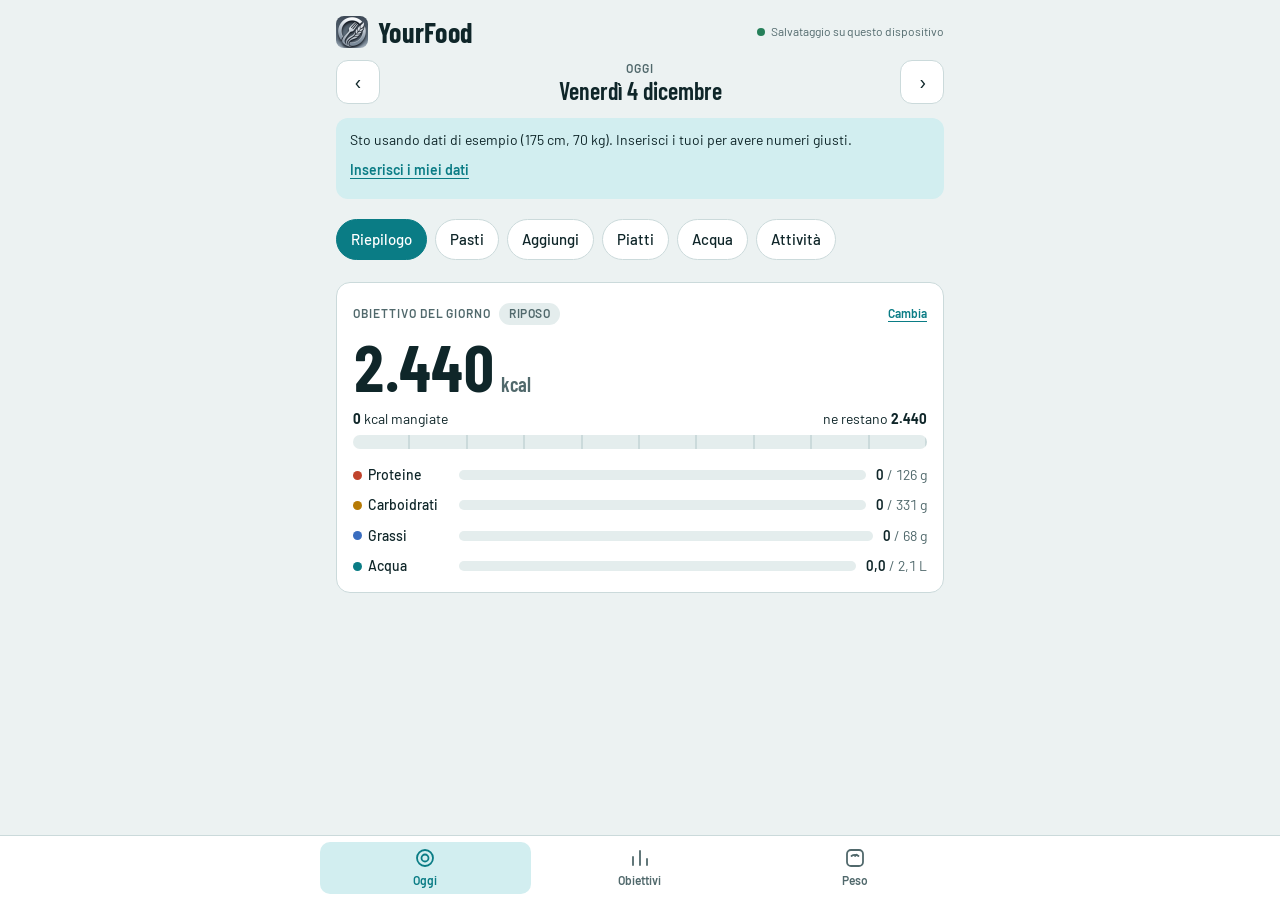
<file: index.html>
<!doctype html>
<html lang="it">
<head>
<meta charset="utf-8">
<meta name="viewport" content="width=device-width,initial-scale=1,viewport-fit=cover">
<title>YourFood</title>
<link rel="icon" href="logo.png">
<link rel="stylesheet" href="https://fonts.googleapis.com/css2?family=Barlow:wght@400;500;600&family=Barlow+Condensed:wght@500;600;700&display=swap">
<link rel="stylesheet" href="colors.css">
<link rel="stylesheet" href="style.css">
</head>
<body>
<div id="app" aria-busy="true">
  <header class="top">
    <div class="brand"><img class="logo" src="logo.png" alt="" width="32" height="32">YourFood</div>
    <div class="status" id="status" data-kind="loading" role="status">Carico i tuoi dati</div>
  </header>

  <main>
    <!-- ================= OGGI ================= -->
    <section id="tab-oggi" class="panel">
      <div class="datebar">
        <button class="icon-btn" type="button" data-nav="-1" aria-label="Giorno precedente">&#8249;</button>
        <div class="datelabel">
          <div class="d0" id="dateTag"></div>
          <div class="d1" id="dateLabel"></div>
        </div>
        <button class="icon-btn" type="button" data-nav="1" aria-label="Giorno successivo">&#8250;</button>
      </div>
      <div id="setupNote"></div>

      <div class="subnav" role="group" aria-label="Sezioni di oggi">
        <button type="button" class="chip" data-sub="riepilogo" aria-pressed="true">Riepilogo</button>
        <button type="button" class="chip" data-sub="pasti" aria-pressed="false">Pasti</button>
        <button type="button" class="chip" data-sub="aggiungi" aria-pressed="false">Aggiungi</button>
        <button type="button" class="chip" data-sub="piatti" aria-pressed="false">Piatti</button>
        <button type="button" class="chip" data-sub="acqua" aria-pressed="false">Acqua</button>
        <button type="button" class="chip" data-sub="attivita" aria-pressed="false">Attività</button>
      </div>

      <div class="card mini" id="miniNumbers" hidden></div>

      <!-- Riepilogo -->
      <div class="card" id="numbers" data-sec="riepilogo"></div>

      <!-- Pasti -->
      <div class="panel" data-sec="pasti" hidden>
        <div id="meals" class="panel"></div>
        <p class="msg" id="mealMsg" role="status"></p>
      </div>

      <!-- Aggiungi cibo -->
      <div class="card" id="addCard" data-sec="aggiungi" hidden>
        <h2 class="h">Aggiungi cibo</h2>
        <div class="chips mealchips" role="group" aria-label="Pasto"></div>
        <label class="field" style="margin-top:14px">
          <span>I tuoi alimenti</span>
          <input id="foodSearch" type="search" placeholder="Cerca per nome" autocomplete="off">
        </label>
        <div class="chips" id="listChips" role="group" aria-label="Liste di alimenti" style="margin-top:12px" hidden></div>
        <div class="results" id="foodResults"></div>
        <div class="common" id="commonBox">
          <div class="eyebrow">Alimenti comuni</div>
          <div class="chips" id="catChips" role="group" aria-label="Categorie di alimenti comuni"></div>
          <div class="results" id="commonResults"></div>
        </div>
        <div class="varbox" id="varBox" hidden>
          <label class="field"><span>Parte</span><select id="varCut"></select></label>
          <label class="field"><span>Come lo mangi</span><select id="varHow"></select></label>
          <p class="muted" id="varFlag"></p>
        </div>
        <div class="pick" id="foodPick" hidden>
          <div class="pick-head"><strong id="pickName"></strong><span class="pick-actions"><button class="link" type="button" id="pickEdit">Modifica</button><button class="link" type="button" id="pickCancel">Annulla</button></span></div>
          <div class="muted" id="pickNote"></div>
          <div class="pick-row">
            <label class="field"><span id="pickGLabel">Quantità (g)</span><input id="pickG" type="number" inputmode="decimal" min="1" step="1"></label>
            <div class="preview" id="pickPreview"></div>
          </div>
          <p class="pickdetail" id="pickDetail"></p>
          <button class="btn" type="button" id="pickAdd">Aggiungi</button>
        </div>
        <p class="msg" id="addMsg" role="status"></p>
        <details class="custom" id="newFood">
          <summary id="newFoodTitle">Nuovo alimento</summary>
          <div class="grid2">
            <label class="field"><span>Nome</span><input id="cName" type="text" maxlength="60"></label>
            <label class="field"><span>Lista (facoltativa)</span><input id="cList" type="text" maxlength="30" list="dlLists" placeholder="Es. Proteine"></label>
            <label class="field"><span>Si misura in</span>
              <select id="cUn">
                <option value="g">Grammi (solido)</option>
                <option value="ml">Millilitri (liquido)</option>
              </select>
            </label>
            <label class="field"><span id="cGLabel">Porzione abituale (g)</span><input id="cG" type="number" inputmode="decimal" min="1" step="any" placeholder="100"></label>
          </div>
          <div class="eyebrow sec" id="cPer">Valori ogni 100 g, dall'etichetta</div>
          <div class="grid2">
            <label class="field"><span>Calorie (kcal)</span><input id="cK" type="number" inputmode="decimal" min="0" step="any"></label>
            <label class="field"><span>Proteine (g)</span><input id="cP" type="number" inputmode="decimal" min="0" step="any"></label>
            <label class="field"><span>Carboidrati (g)</span><input id="cC" type="number" inputmode="decimal" min="0" step="any"></label>
            <label class="field"><span>Grassi (g)</span><input id="cF" type="number" inputmode="decimal" min="0" step="any"></label>
            <label class="field"><span>Fibre (g)</span><input id="cFib" type="number" inputmode="decimal" min="0" step="any"></label>
            <label class="field"><span>Di cui zuccheri (g)</span><input id="cSug" type="number" inputmode="decimal" min="0" step="any"></label>
            <label class="field"><span>Di cui grassi saturi (g)</span><input id="cSat" type="number" inputmode="decimal" min="0" step="any"></label>
            <label class="field"><span>Sale (g)</span><input id="cSalt" type="number" inputmode="decimal" min="0" step="any"></label>
          </div>
          <div class="eyebrow sec">Vitamine e minerali, facoltativi</div>
          <div id="cExtra"></div>
          <button class="link" type="button" id="cAddRow">+ Aggiungi vitamina o minerale</button>
          <p class="hint">Scrivi i valori come sull'etichetta, ogni 100 g o ogni 100 ml. L'app li adatta alla quantità che mangi. Se lasci vuote le calorie le ricavo dai macro. Se scrivi un nome già salvato, lo aggiorni.</p>
          <div class="form-actions">
            <button class="btn" type="button" id="cAdd">Salva nei miei alimenti</button>
            <button class="link" type="button" id="cCancelEdit" hidden>Annulla modifica</button>
          </div>
        </details>
        <datalist id="dlLists"></datalist>
        <datalist id="dlNutrients">
          <option value="Vitamina A"><option value="Vitamina B1"><option value="Vitamina B2"><option value="Vitamina B3 (niacina)"><option value="Vitamina B6"><option value="Vitamina B9"><option value="Vitamina B12"><option value="Vitamina C"><option value="Vitamina D"><option value="Vitamina E"><option value="Vitamina K"><option value="Calcio"><option value="Ferro"><option value="Magnesio"><option value="Potassio"><option value="Sodio"><option value="Fosforo"><option value="Zinco"><option value="Selenio"><option value="Iodio">
        </datalist>
      </div>

      <!-- Piatti salvati -->
      <div class="card" id="dishCard" data-sec="piatti" hidden>
        <h2 class="h">Piatti salvati</h2>
        <div class="chips mealchips" role="group" aria-label="Pasto"></div>
        <div id="dishList" class="results"></div>
        <div class="pick" id="dishPick" hidden>
          <div class="pick-head">
            <label class="field" style="flex:1"><span>Nome del piatto</span><input id="dishName" type="text" maxlength="60"></label>
          </div>
          <ul class="list" id="dishItems"></ul>
          <div class="pick-row">
            <label class="field"><span>Porzioni</span><input id="dishMult" type="number" inputmode="decimal" min="0.25" step="0.25" value="1"></label>
            <div class="preview" id="dishPreview"></div>
          </div>
          <p class="pickdetail">1 = come l'hai salvato, 0,5 = metà, 2 = doppio.</p>
          <button class="btn" type="button" id="dishAdd">Aggiungi</button>
          <div class="pick-actions">
            <button class="link" type="button" id="dishDel">Elimina piatto</button>
            <button class="link" type="button" id="dishClose">Chiudi</button>
          </div>
        </div>
        <p class="msg" id="dishMsg" role="status"></p>
      </div>

      <!-- Acqua -->
      <div class="card" id="waterCard" data-sec="acqua" hidden>
        <h2 class="h">Acqua</h2>
        <div id="waterHero"></div>
        <div class="eyebrow sec">Hai bevuto</div>
        <div class="chips" id="waterUnits" role="group" aria-label="Misura"></div>
        <div class="pick-row" style="margin-top:12px">
          <label class="field"><span id="wqLabel">Quanti bicchieri</span><input id="wq" type="number" inputmode="decimal" min="0" step="0.5" value="1"></label>
          <div class="preview" id="wqPreview"></div>
        </div>
        <div class="chips" id="wqQuick" style="margin-top:12px" hidden></div>
        <button class="btn" type="button" id="wAdd" style="margin-top:12px">Aggiungi</button>
        <p class="msg" id="waterMsg" role="status"></p>
        <div id="waterList"></div>
      </div>

      <!-- Attività del giorno -->
      <div class="card" id="dayCard" data-sec="attivita" hidden></div>
    </section>

    <!-- ================= OBIETTIVI ================= -->
    <section id="tab-obiettivi" class="panel" hidden>
      <div class="subnav" role="group" aria-label="Sezioni degli obiettivi">
        <button type="button" class="chip" data-sub="dati" aria-pressed="true">I tuoi dati</button>
        <button type="button" class="chip" data-sub="settimana" aria-pressed="false">Settimana</button>
        <button type="button" class="chip" data-sub="acqua" aria-pressed="false">Acqua</button>
        <button type="button" class="chip" data-sub="backup" aria-pressed="false">Backup</button>
      </div>

      <div class="card" data-sec="dati">
        <h2 class="h">I tuoi dati</h2>
        <div id="profileForm">
          <div class="field" style="margin-bottom:14px">
            <span>Sesso</span>
            <div class="seg" role="group" aria-label="Sesso">
              <button type="button" class="chip" data-sex="M" aria-pressed="true">Uomo</button>
              <button type="button" class="chip" data-sex="F" aria-pressed="false">Donna</button>
            </div>
          </div>
          <div class="grid2">
            <label class="field"><span>Età</span><input id="pAge" type="number" inputmode="numeric" min="14" max="90" step="1" data-p="age"></label>
            <label class="field"><span>Altezza (cm)</span><input id="pHeight" type="number" inputmode="decimal" min="120" max="230" step="1" data-p="height"></label>
            <label class="field"><span>Peso (kg)</span><input id="pWeight" type="number" inputmode="decimal" min="35" max="200" step="0.1" data-p="weight"></label>
            <label class="field"><span>Proteine (g per kg)</span><input id="pProtein" type="number" inputmode="decimal" min="1.2" max="3" step="0.1" data-p="protein"></label>
          </div>
          <div class="grid2" style="margin-top:12px">
            <label class="field"><span>Vita di tutti i giorni</span>
              <select id="pNeat" data-p="neat">
                <option value="1.2">Poco movimento (scuola, molto seduto)</option>
                <option value="1.3">Movimento leggero (cammini ogni giorno)</option>
                <option value="1.4">Attivo (spesso in piedi, ti muovi molto)</option>
              </select>
            </label>
            <label class="field"><span>Surplus per crescere</span>
              <select id="pSurplus" data-p="surplus">
                <option value="5">+5% (molto pulito, più lento)</option>
                <option value="10">+10% (consigliato)</option>
                <option value="15">+15% (più veloce, più rischio grasso)</option>
              </select>
            </label>
          </div>
        </div>
        <p class="hint">Per mettere muscolo senza pancia conviene un surplus piccolo e controllare il peso ogni settimana.</p>
      </div>

      <div class="card" data-sec="settimana" hidden>
        <h2 class="h">Settimana tipo</h2>
        <div id="planForm"></div>
        <div class="grid2" style="margin-top:12px" id="trainDefaults">
          <label class="field"><span>Piscina (minuti)</span><input type="number" inputmode="numeric" min="5" max="300" step="5" data-p="swimMin" id="dSwimMin"></label>
          <label class="field"><span>Piscina (intensità)</span><select data-p="swimInt" data-type="str" id="dSwimInt"></select></label>
          <label class="field"><span>Pesi (minuti)</span><input type="number" inputmode="numeric" min="5" max="300" step="5" data-p="gymMin" id="dGymMin"></label>
          <label class="field"><span>Pesi (intensità)</span><select data-p="gymInt" data-type="str" id="dGymInt"></select></label>
        </div>
        <p class="hint">Ogni giorno nuovo parte da questa settimana. Se in Oggi → Attività cambi la giornata di oggi o dei prossimi giorni, anche il piano di quel giorno della settimana si aggiorna da solo, e viceversa.</p>
      </div>

      <div class="card" data-sec="acqua" hidden>
        <h2 class="h">Acqua consigliata</h2>
        <div class="scroll" id="waterTable"></div>
        <p class="hint">Dipende dal tuo peso e da quanto ti alleni: nei giorni di sport ne serve di più. In Oggi → Acqua segni quella che bevi.</p>
        <div class="eyebrow sec">Le tue misure</div>
        <div class="grid2" id="waterSet">
          <label class="field"><span>Bicchiere (ml)</span><input id="pGlass" type="number" inputmode="numeric" min="50" max="1000" step="10" data-p="glassMl"></label>
          <label class="field"><span>Borraccia (ml)</span><input id="pBottle" type="number" inputmode="numeric" min="100" max="3000" step="50" data-p="bottleMl"></label>
        </div>
      </div>

      <div class="card" id="backupCard" data-sec="backup" hidden>
        <h2 class="h">Backup dei dati</h2>
        <p class="hint" style="margin-top:0">Salva una copia di profilo, alimenti, piatti, giorni e pesi, e tienila fuori dal telefono (email, Drive, messaggi a te stesso).</p>
        <div class="form-actions">
          <button class="btn" type="button" id="bkFile">Scarica file</button>
          <button class="btn alt" type="button" id="bkCopy">Copia testo</button>
        </div>
        <p class="hint" id="bkLast"></p>
        <h3 class="sub">Ripristina</h3>
        <label class="field"><span>Incolla qui il backup</span><textarea id="bkText" rows="4" spellcheck="false"></textarea></label>
        <div class="form-actions">
          <label class="btn alt filebtn">Scegli file<input id="bkPick" type="file" accept=".json,application/json" hidden></label>
          <button class="btn" type="button" id="bkCheck">Controlla</button>
        </div>
        <div id="bkPreview"></div>
        <p class="msg" id="bkMsg" role="status"></p>
      </div>
    </section>

    <!-- ================= PESO ================= -->
    <section id="tab-peso" class="panel" hidden>
      <div class="subnav" role="group" aria-label="Sezioni del peso">
        <button type="button" class="chip" data-sub="registra" aria-pressed="true">Registra</button>
        <button type="button" class="chip" data-sub="andamento" aria-pressed="false">Andamento</button>
        <button type="button" class="chip" data-sub="settimana" aria-pressed="false">Settimana</button>
        <button type="button" class="chip" data-sub="storico" aria-pressed="false">Storico</button>
      </div>

      <div class="card" data-sec="registra">
        <h2 class="h">Registra il peso</h2>
        <form id="weightForm" class="grid2" novalidate>
          <label class="field"><span>Data</span><input id="wDate" type="date"></label>
          <label class="field"><span>Peso (kg)</span><input id="wKg" type="number" inputmode="decimal" step="0.1" min="30" max="250"></label>
          <div class="field"><span>&nbsp;</span><button class="btn" type="submit">Salva</button></div>
        </form>
        <p class="hint">Pesati la mattina, a digiuno, dopo il bagno. Il peso più recente viene usato nei calcoli.</p>
        <p class="msg" id="wMsg" role="status"></p>
      </div>
      <div class="card" id="trendCard" data-sec="andamento" hidden></div>
      <div class="card" id="weekCard" data-sec="settimana" hidden></div>
      <div class="card" id="weightList" data-sec="storico" hidden></div>
    </section>
  </main>

  <nav class="tabs" aria-label="Sezioni">
    <div class="in">
      <button type="button" data-tab="oggi" aria-current="page"><svg viewBox="0 0 24 24" aria-hidden="true"><circle cx="12" cy="12" r="8"/><circle cx="12" cy="12" r="3.5"/></svg>Oggi</button>
      <button type="button" data-tab="obiettivi"><svg viewBox="0 0 24 24" aria-hidden="true"><path d="M5 19V11M12 19V5M19 19v-6"/></svg>Obiettivi</button>
      <button type="button" data-tab="peso"><svg viewBox="0 0 24 24" aria-hidden="true"><rect x="4" y="4" width="16" height="16" rx="4"/><path d="M8.5 10a4.5 3 0 0 1 7 0"/><path d="M12 10l1.6-1.4"/></svg>Peso</button>
    </div>
  </nav>
</div>

<script src="foods.js"></script>
<script src="app.js"></script>
</body>
</html>
</file>
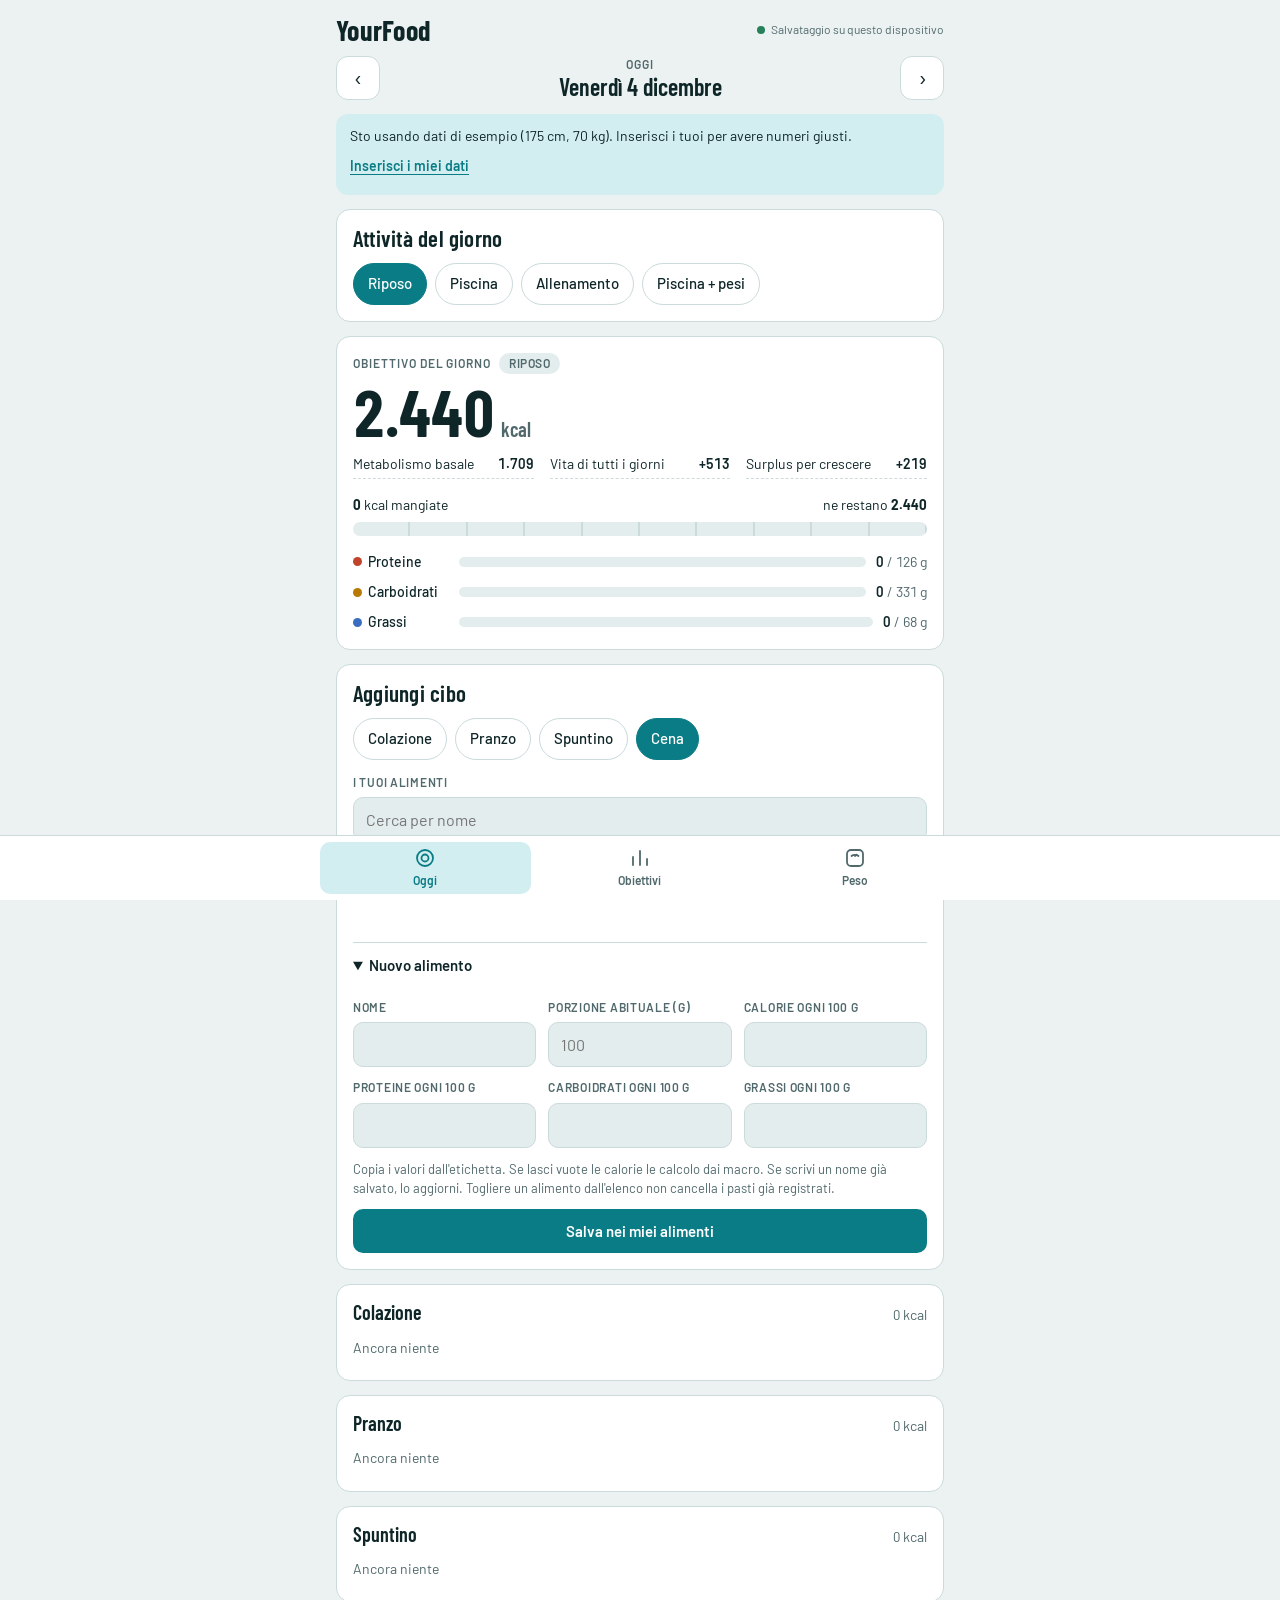
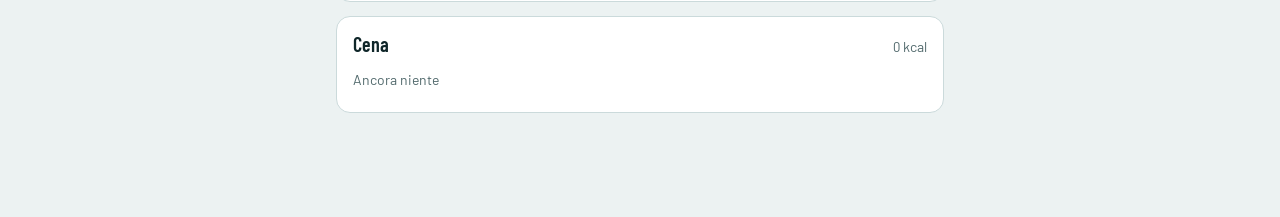
<file: APP_codice/yourfood/assets/web/index.html>
<!doctype html>
<html lang="it">
<head>
<meta charset="utf-8">
<meta name="viewport" content="width=device-width,initial-scale=1,viewport-fit=cover">
<title>YourFood</title>
<link rel="stylesheet" href="https://fonts.googleapis.com/css2?family=Barlow:wght@400;500;600&family=Barlow+Condensed:wght@500;600;700&display=swap">
<link rel="stylesheet" href="style.css">
</head>
<body>
<div id="app" aria-busy="true">
  <header class="top">
    <div class="brand">YourFood</div>
    <div class="status" id="status" data-kind="loading" role="status">Carico i tuoi dati</div>
  </header>

  <main>
    <section id="tab-oggi" class="panel">
      <div class="datebar">
        <button class="icon-btn" type="button" data-nav="-1" aria-label="Giorno precedente">&#8249;</button>
        <div class="datelabel">
          <div class="d0" id="dateTag"></div>
          <div class="d1" id="dateLabel"></div>
        </div>
        <button class="icon-btn" type="button" data-nav="1" aria-label="Giorno successivo">&#8250;</button>
      </div>
      <div id="setupNote"></div>
      <div class="card" id="dayCard"></div>
      <div class="card" id="numbers"></div>

      <div class="card" id="addCard">
        <h2 class="h">Aggiungi cibo</h2>
        <div class="chips" id="mealChips" role="group" aria-label="Pasto"></div>
        <label class="field" style="margin-top:14px">
          <span>I tuoi alimenti</span>
          <input id="foodSearch" type="search" placeholder="Cerca per nome" autocomplete="off">
        </label>
        <div class="results" id="foodResults"></div>
        <div class="pick" id="foodPick" hidden>
          <div class="pick-head"><strong id="pickName"></strong><button class="link" type="button" id="pickCancel">Annulla</button></div>
          <div class="muted" id="pickNote"></div>
          <div class="pick-row">
            <label class="field"><span>Quantità (g)</span><input id="pickG" type="number" inputmode="decimal" min="1" step="1"></label>
            <div class="preview" id="pickPreview"></div>
          </div>
          <button class="btn" type="button" id="pickAdd">Aggiungi</button>
        </div>
        <p class="msg" id="addMsg" role="status"></p>
        <details class="custom" id="newFood">
          <summary>Nuovo alimento</summary>
          <div class="grid2">
            <label class="field"><span>Nome</span><input id="cName" type="text" maxlength="60"></label>
            <label class="field"><span>Porzione abituale (g)</span><input id="cG" type="number" inputmode="decimal" min="1" step="1" placeholder="100"></label>
            <label class="field"><span>Calorie ogni 100 g</span><input id="cK" type="number" inputmode="decimal" min="0" step="1"></label>
            <label class="field"><span>Proteine ogni 100 g</span><input id="cP" type="number" inputmode="decimal" min="0" step="0.1"></label>
            <label class="field"><span>Carboidrati ogni 100 g</span><input id="cC" type="number" inputmode="decimal" min="0" step="0.1"></label>
            <label class="field"><span>Grassi ogni 100 g</span><input id="cF" type="number" inputmode="decimal" min="0" step="0.1"></label>
          </div>
          <p class="hint">Copia i valori dall'etichetta. Se lasci vuote le calorie le calcolo dai macro. Se scrivi un nome già salvato, lo aggiorni. Togliere un alimento dall'elenco non cancella i pasti già registrati.</p>
          <button class="btn" type="button" id="cAdd" style="margin-top:12px">Salva nei miei alimenti</button>
        </details>
      </div>

      <div id="meals" class="panel"></div>
    </section>

    <section id="tab-obiettivi" class="panel" hidden>
      <div class="card">
        <h2 class="h">I tuoi dati</h2>
        <div id="profileForm">
          <div class="field" style="margin-bottom:14px">
            <span>Sesso (serve alla formula)</span>
            <div class="seg" role="group" aria-label="Sesso">
              <button type="button" class="chip" data-sex="M" aria-pressed="true">Uomo</button>
              <button type="button" class="chip" data-sex="F" aria-pressed="false">Donna</button>
            </div>
          </div>
          <div class="grid2">
            <label class="field"><span>Età</span><input id="pAge" type="number" inputmode="numeric" min="14" max="90" step="1" data-p="age"></label>
            <label class="field"><span>Altezza (cm)</span><input id="pHeight" type="number" inputmode="decimal" min="120" max="230" step="1" data-p="height"></label>
            <label class="field"><span>Peso (kg)</span><input id="pWeight" type="number" inputmode="decimal" min="35" max="200" step="0.1" data-p="weight"></label>
            <label class="field"><span>Proteine (g per kg)</span><input id="pProtein" type="number" inputmode="decimal" min="1.2" max="3" step="0.1" data-p="protein"></label>
          </div>
          <div class="grid2" style="margin-top:12px">
            <label class="field"><span>Vita di tutti i giorni</span>
              <select id="pNeat" data-p="neat">
                <option value="1.2">Poco movimento (scuola, molto seduto)</option>
                <option value="1.3">Movimento leggero (cammini ogni giorno)</option>
                <option value="1.4">Attivo (spesso in piedi, ti muovi molto)</option>
              </select>
            </label>
            <label class="field"><span>Surplus per crescere</span>
              <select id="pSurplus" data-p="surplus">
                <option value="5">+5% (molto pulito, più lento)</option>
                <option value="10">+10% (consigliato)</option>
                <option value="15">+15% (più veloce, più rischio grasso)</option>
              </select>
            </label>
          </div>
        </div>
        <p class="hint">Il surplus è la quota di calorie sopra il mantenimento. Per mettere muscolo senza pancia conviene restare piccoli e controllare il peso ogni settimana.</p>
      </div>

      <div class="card">
        <h2 class="h">Settimana tipo</h2>
        <div id="planForm"></div>
        <div class="grid2" style="margin-top:12px" id="trainDefaults">
          <label class="field"><span>Piscina (minuti)</span><input type="number" inputmode="numeric" min="5" max="300" step="5" data-p="swimMin" id="dSwimMin"></label>
          <label class="field"><span>Piscina (intensità)</span><select data-p="swimInt" data-type="str" id="dSwimInt"></select></label>
          <label class="field"><span>Pesi (minuti)</span><input type="number" inputmode="numeric" min="5" max="300" step="5" data-p="gymMin" id="dGymMin"></label>
          <label class="field"><span>Pesi (intensità)</span><select data-p="gymInt" data-type="str" id="dGymInt"></select></label>
        </div>
        <p class="hint">Ogni giorno nuovo parte da questa settimana tipo. Nella schermata Oggi puoi cambiarlo quando il programma salta o cambia.</p>
      </div>

      <div class="card">
        <h2 class="h">Fabbisogno per tipo di giorno</h2>
        <div class="scroll" id="targetsTable"></div>
      </div>

      <div class="card">
        <h2 class="h">Come calcolo i numeri</h2>
        <dl class="how">
          <div><dt>Metabolismo basale</dt><dd>Formula di Mifflin-St Jeor: 10 × kg + 6,25 × cm − 5 × età, poi +5 per l'uomo o −161 per la donna.</dd></div>
          <div><dt>Vita di tutti i giorni</dt><dd>Il basale moltiplicato per 1,2, 1,3 o 1,4 in base a quanto ti muovi fuori dall'allenamento.</dd></div>
          <div><dt>Allenamento</dt><dd>Calorie nette = (MET − 1) × kg × ore. Uso MET medi: nuoto 5, 7 o 9,8 e pesi 3,5, 5 o 6 secondo l'intensità.</dd></div>
          <div><dt>Surplus</dt><dd>Una piccola percentuale sopra il mantenimento, per costruire muscolo con poco grasso.</dd></div>
          <div><dt>Proteine</dt><dd>1,8 g per kg di peso. Sopra 1,6 g/kg gli studi mostrano guadagni extra molto piccoli.</dd></div>
          <div><dt>Grassi</dt><dd>25% delle calorie, mai meno di 0,8 g per kg.</dd></div>
          <div><dt>Carboidrati</dt><dd>Tutte le calorie che restano. Per questo salgono nei giorni di sport e scendono nei giorni di riposo.</dd></div>
          <div><dt>Il controllo vero</dt><dd>Sono stime. La pesata settimanale dice se vanno bene per te. Se il peso sale troppo in fretta, abbassa il surplus.</dd></div>
        </dl>
      </div>
    </section>

    <section id="tab-peso" class="panel" hidden>
      <div class="card">
        <h2 class="h">Registra il peso</h2>
        <form id="weightForm" class="grid2" novalidate>
          <label class="field"><span>Data</span><input id="wDate" type="date"></label>
          <label class="field"><span>Peso (kg)</span><input id="wKg" type="number" inputmode="decimal" step="0.1" min="30" max="250"></label>
          <div class="field"><span>&nbsp;</span><button class="btn" type="submit">Salva</button></div>
        </form>
        <p class="hint">Pesati la mattina, a digiuno, dopo il bagno. Il peso più recente viene usato nei calcoli.</p>
        <p class="msg" id="wMsg" role="status"></p>
      </div>
      <div class="card" id="trendCard"></div>
      <div class="card" id="weightList"></div>
    </section>
  </main>

  <nav class="tabs" aria-label="Sezioni">
    <div class="in">
      <button type="button" data-tab="oggi" aria-current="page"><svg viewBox="0 0 24 24" aria-hidden="true"><circle cx="12" cy="12" r="8"/><circle cx="12" cy="12" r="3.5"/></svg>Oggi</button>
      <button type="button" data-tab="obiettivi"><svg viewBox="0 0 24 24" aria-hidden="true"><path d="M5 19V11M12 19V5M19 19v-6"/></svg>Obiettivi</button>
      <button type="button" data-tab="peso"><svg viewBox="0 0 24 24" aria-hidden="true"><rect x="4" y="4" width="16" height="16" rx="4"/><path d="M8.5 10a4.5 3 0 0 1 7 0"/><path d="M12 10l1.6-1.4"/></svg>Peso</button>
    </div>
  </nav>
</div>

<script src="app.js"></script>
</body>
</html>
</file>
<file: colors.css>
/* Colori di YourFood: cambia solo i valori qui. Tema chiaro nel primo blocco, tema scuro nei due successivi. */
:root{
  --bg:#ECF2F2; --surface:#FFFFFF; --surface-2:#E4EDED; --ink:#0F2629; --ink-2:#51696C; --line:#CBDADB;
  --accent:#0A7C85; --accent-ink:#FFFFFF; --accent-soft:#D2EEF0;
  --p:#C0432C; --c:#B67A05; --f:#3A6DBF;
  --ok:#26805A; --warn:#A8700F; --bad:#B93A2B;
  --display:"Barlow Condensed","Arial Narrow",sans-serif;
  --body:"Barlow",system-ui,-apple-system,"Segoe UI",sans-serif;
}
@media (prefers-color-scheme: dark){
  :root:not([data-theme="light"]){
    --bg:#0B1416; --surface:#122024; --surface-2:#192B30; --ink:#E4F0F0; --ink-2:#8FACAF; --line:#243A3F;
    --accent:#45C3CD; --accent-ink:#04252A; --accent-soft:#12373C;
    --p:#F0806A; --c:#E6B04A; --f:#7FA8EE;
    --ok:#4CC38A; --warn:#E3A13A; --bad:#EF6A5B;
    color-scheme:dark;
  }
}
:root[data-theme="dark"]{
  --bg:#0B1416; --surface:#122024; --surface-2:#192B30; --ink:#E4F0F0; --ink-2:#8FACAF; --line:#243A3F;
  --accent:#45C3CD; --accent-ink:#04252A; --accent-soft:#12373C;
  --p:#F0806A; --c:#E6B04A; --f:#7FA8EE;
  --ok:#4CC38A; --warn:#E3A13A; --bad:#EF6A5B;
  color-scheme:dark;
}
</file>
<file: style.css>
/* Base: reset minimo (nel file HTML pubblicato lo faceva la pagina che lo ospitava) */
html{color-scheme:light}
body{margin:0}
[hidden]{display:none!important}
/* Layout: app da telefono a colonna singola, barra in basso (Oggi / Obiettivi / Peso) e, in ogni schermata, una riga di bottoni per scegliere la sezione. */
/* I colori sono in colors.css */
*,*::before,*::after{box-sizing:border-box}
body{background:var(--bg);color:var(--ink);font-family:var(--body);font-size:15px;line-height:1.45;-webkit-text-size-adjust:100%}
#app{max-width:640px;margin-inline:auto;padding-inline:16px;padding-block:12px 104px}
button{font:inherit;color:inherit;cursor:pointer}
:focus-visible{outline:2px solid var(--accent);outline-offset:2px}
.top{display:flex;align-items:center;justify-content:space-between;gap:12px;padding-block:4px 12px}
.brand{font-family:var(--display);font-weight:700;font-size:28px;letter-spacing:.01em;line-height:1;display:flex;align-items:center;gap:10px}
.logo{width:32px;height:32px;border-radius:8px;display:block}
.status{font-size:12px;color:var(--ink-2);display:flex;align-items:center;gap:6px;text-align:right}
.status::before{content:"";width:8px;height:8px;border-radius:50%;background:var(--ink-2);flex:none}
.status[data-kind="saved"]::before,.status[data-kind="ready"]::before{background:var(--ok)}
.status[data-kind="saving"]::before,.status[data-kind="loading"]::before{background:var(--warn)}
.status[data-kind="error"]::before{background:var(--bad)}
main{display:flex;flex-direction:column;gap:14px}
.panel{display:flex;flex-direction:column;gap:14px;min-width:0}
.card{background:var(--surface);border:1px solid var(--line);border-radius:14px;padding:16px;min-width:0}
.h{font-family:var(--display);font-weight:600;font-size:23px;line-height:1.1;margin:0 0 12px;letter-spacing:.01em;text-wrap:balance}
.h3{font-family:var(--display);font-weight:600;font-size:20px;line-height:1.1;margin:0}
.eyebrow{font-size:12px;letter-spacing:.08em;text-transform:uppercase;color:var(--ink-2);font-weight:600;margin-bottom:8px}
.muted{color:var(--ink-2);margin:0}
.hint{color:var(--ink-2);font-size:13px;margin:12px 0 0}
.link{background:none;border:0;padding:6px 0;color:var(--accent);font-weight:600;text-decoration:underline;text-underline-offset:3px}
.btn{background:var(--accent);color:var(--accent-ink);border:0;border-radius:10px;min-height:44px;padding:10px 18px;font-weight:600;width:100%}
.btn:active{filter:brightness(.92)}
.icon-btn{width:44px;height:44px;border-radius:12px;background:var(--surface);border:1px solid var(--line);font-size:24px;line-height:1;display:grid;place-items:center;flex:none}
.datebar{display:flex;align-items:center;justify-content:space-between;gap:12px}
.datelabel{text-align:center;min-width:0}
.datelabel .d1{font-family:var(--display);font-weight:600;font-size:24px;line-height:1.1}
.datelabel .d0{font-size:12px;letter-spacing:.08em;text-transform:uppercase;color:var(--ink-2);font-weight:600;min-height:16px}
.note{display:flex;flex-wrap:wrap;align-items:center;justify-content:space-between;gap:4px 12px;background:var(--accent-soft);border-radius:12px;padding:12px 14px;font-size:14px}
.chips{display:flex;flex-wrap:wrap;gap:8px}
.chip{padding:9px 14px;border-radius:999px;border:1px solid var(--line);background:var(--surface);font-weight:500;min-height:40px}
.chip[aria-pressed="true"]{background:var(--accent);border-color:var(--accent);color:var(--accent-ink)}
.field{display:flex;flex-direction:column;gap:6px;min-width:0}
.field>span{font-size:12px;letter-spacing:.06em;text-transform:uppercase;color:var(--ink-2);font-weight:600}
input,select{font:inherit;font-size:16px;color:var(--ink);background:var(--surface-2);border:1px solid var(--line);border-radius:10px;padding:10px 12px;min-height:44px;width:100%;min-width:0}
input[aria-invalid="true"]{border-color:var(--bad)}
.grid2{display:grid;grid-template-columns:repeat(auto-fit,minmax(140px,1fr));gap:12px}
.train{display:grid;grid-template-columns:1fr 1fr;gap:10px 12px;margin-top:14px}
.train-name{grid-column:1/-1;font-weight:600}
.hero-label{display:flex;flex-wrap:wrap;align-items:center;gap:8px;font-size:12px;letter-spacing:.08em;text-transform:uppercase;color:var(--ink-2);font-weight:600}
.pill{background:var(--surface-2);border-radius:999px;padding:2px 10px;letter-spacing:.04em}
.hero-num{font-family:var(--display);font-weight:700;font-size:64px;line-height:1;margin:6px 0 10px;font-variant-numeric:tabular-nums}
.hero-num small{font-size:20px;font-weight:600;color:var(--ink-2);margin-left:6px}
.breakdown{display:grid;grid-template-columns:repeat(auto-fit,minmax(150px,1fr));gap:6px 16px;margin:0 0 16px;padding:0;list-style:none;font-size:14px}
.breakdown li{display:flex;justify-content:space-between;gap:8px;border-bottom:1px dashed var(--line);padding-bottom:4px}
.breakdown b{font-variant-numeric:tabular-nums;font-weight:600}
.bar{height:10px;border-radius:99px;background:var(--surface-2);overflow:hidden}
.bar>i{display:block;height:100%;border-radius:99px;background:var(--bar,var(--accent));transition:width .3s}
.bar.lane{height:14px;background-image:repeating-linear-gradient(90deg,transparent 0,transparent calc(10% - 2px),var(--line) calc(10% - 2px),var(--line) 10%)}
.kcalrow{display:flex;justify-content:space-between;gap:8px;font-size:14px;margin-bottom:6px}
.kcalrow b{font-variant-numeric:tabular-nums}
.macros{display:flex;flex-direction:column;gap:10px;margin-top:16px}
.macro{display:grid;grid-template-columns:96px minmax(0,1fr) auto;align-items:center;gap:10px;font-size:14px}
.m-name{display:flex;align-items:center;gap:6px;font-weight:500}
.m-name i{width:9px;height:9px;border-radius:50%;flex:none}
.m-val{font-variant-numeric:tabular-nums;color:var(--ink-2);white-space:nowrap}
.m-val b{color:var(--ink);font-weight:600}
.results{margin-top:12px}
.list{list-style:none;margin:0;padding:0;display:flex;flex-direction:column}
.res{width:100%;display:grid;grid-template-columns:minmax(0,1fr) auto;column-gap:10px;text-align:left;background:none;border:0;padding:10px 2px;min-height:48px}
.resrow{display:grid;grid-template-columns:minmax(0,1fr) auto;align-items:center;gap:8px;border-bottom:1px solid var(--line)}
.res-name{font-weight:600}
.res-sub{grid-column:1;font-size:13px;color:var(--ink-2)}
.res-kcal{grid-column:2;grid-row:1/3;align-self:center;font-family:var(--display);font-weight:600;font-size:22px;font-variant-numeric:tabular-nums}
.res-kcal small{font-size:12px;color:var(--ink-2)}
.pick{margin-top:12px;border:1px solid var(--accent);border-radius:12px;padding:14px;display:flex;flex-direction:column;gap:12px}
.pick-head{display:flex;justify-content:space-between;align-items:center;gap:8px}
.pick-row{display:grid;grid-template-columns:minmax(0,130px) minmax(0,1fr);gap:12px;align-items:end}
.preview{font-variant-numeric:tabular-nums;font-size:14px;color:var(--ink-2);padding-bottom:12px}
.preview b{color:var(--ink);font-family:var(--display);font-size:22px;font-weight:600}
.msg{min-height:20px;font-size:14px;color:var(--ok);margin:10px 0 0}
details.custom{margin-top:14px;border-top:1px solid var(--line);padding-top:12px}
details summary{cursor:pointer;font-weight:600;min-height:32px}
details .grid2{margin-top:12px}
.meal-head{display:flex;justify-content:space-between;align-items:baseline;gap:8px;margin-bottom:6px}
.meal-kcal{font-variant-numeric:tabular-nums;color:var(--ink-2);font-size:14px}
.row{display:grid;grid-template-columns:minmax(0,1fr) auto auto;align-items:center;gap:8px;border-bottom:1px solid var(--line);padding:8px 0}
.row:last-child{border-bottom:0}
.row-main{display:flex;flex-direction:column;min-width:0}
.row-name{font-weight:500;overflow-wrap:anywhere}
.row-sub{font-size:13px;color:var(--ink-2)}
.row-kcal{font-family:var(--display);font-weight:600;font-size:20px;font-variant-numeric:tabular-nums}
.x{width:36px;height:36px;border-radius:10px;background:none;border:1px solid var(--line);color:var(--ink-2);font-size:20px;line-height:1}
.empty{color:var(--ink-2);padding:6px 0;font-size:14px}
.seg{display:inline-flex;gap:8px}
.planrow{display:grid;grid-template-columns:96px minmax(0,1fr);align-items:center;gap:12px;margin-bottom:8px}
.scroll{overflow-x:auto}
.tbl{width:100%;border-collapse:collapse;font-variant-numeric:tabular-nums;font-size:14px}
.tbl th,.tbl td{padding:9px 6px;border-bottom:1px solid var(--line);text-align:right;white-space:nowrap}
.tbl thead th{font-size:12px;letter-spacing:.06em;text-transform:uppercase;color:var(--ink-2);font-weight:600}
.tbl th:first-child{text-align:left}
.tbl tbody th{font-weight:600}
.tbl td.k{font-family:var(--display);font-size:20px;font-weight:600}
.trend-top{display:flex;flex-wrap:wrap;gap:6px 24px;align-items:baseline;margin-bottom:10px}
.big{font-family:var(--display);font-weight:700;font-size:44px;line-height:1;font-variant-numeric:tabular-nums}
.big small{font-size:18px;color:var(--ink-2);font-weight:600;margin-left:4px}
.tone{border-radius:12px;padding:12px 14px;font-size:14px;margin-top:10px;background:var(--surface-2)}
.tone[data-tone="ok"]{background:var(--accent-soft)}
.tone[data-tone="warn"]{background:var(--surface-2);border:1px solid var(--warn)}
svg.chart{width:100%;height:auto;display:block;margin-top:12px}
.chart .grid-line{stroke:var(--line);stroke-width:1}
.chart .axis{fill:var(--ink-2);font-family:var(--body);font-size:11px}
.chart .area{fill:var(--accent-soft)}
.chart .line{fill:none;stroke:var(--accent);stroke-width:2.5;stroke-linejoin:round;stroke-linecap:round}
.chart .pt{fill:var(--accent)}
.chart .pt-end{fill:var(--surface);stroke:var(--accent);stroke-width:2.5}
.chart .val{fill:var(--ink);font-family:var(--display);font-weight:600;font-size:14px}
nav.tabs{position:fixed;left:0;right:0;bottom:0;background:var(--surface);border-top:1px solid var(--line);padding:6px 8px calc(6px + env(safe-area-inset-bottom,0px))}
nav.tabs .in{max-width:640px;margin-inline:auto;display:grid;grid-template-columns:repeat(3,1fr);gap:4px}
nav.tabs button{background:none;border:0;border-radius:10px;min-height:52px;display:flex;flex-direction:column;align-items:center;justify-content:center;gap:2px;font-size:12px;font-weight:600;color:var(--ink-2)}
nav.tabs button[aria-current="page"]{color:var(--accent);background:var(--accent-soft)}
nav.tabs svg{width:24px;height:24px;fill:none;stroke:currentColor;stroke-width:1.8;stroke-linecap:round;stroke-linejoin:round}
@media (prefers-reduced-motion:reduce){*{transition:none!important}}
@media (max-width:420px){.hero-num{font-size:56px}.macro{grid-template-columns:84px minmax(0,1fr) auto}}

/* liste, valori extra e modifica alimento */
.sec{margin-top:16px}
.xrow{display:grid;grid-template-columns:minmax(0,1fr) 84px 36px;gap:8px;align-items:center;margin-bottom:10px;padding-bottom:10px;border-bottom:1px dashed var(--line)}
.xrow [data-xn]{grid-column:1/-1}
.xrow select{padding-inline:8px;grid-column:2}
.xrow .x{grid-column:3}
.xdet{margin-top:14px;border-top:1px solid var(--line);padding-top:10px}
.xdet .breakdown{margin:10px 0 0}
.pickdetail{font-size:13px;color:var(--ink-2);margin:0}
.pickdetail b{color:var(--ink)}
.pick-actions{display:flex;gap:14px;align-items:center}
.form-actions{display:flex;flex-wrap:wrap;align-items:center;gap:12px;margin-top:12px}
.form-actions .btn{width:auto;flex:1 1 200px}

.sec2{margin-top:12px;margin-bottom:0}

/* backup */
.btn.alt{background:var(--surface-2);color:var(--ink);border:1px solid var(--line)}
.filebtn{display:flex;align-items:center;justify-content:center;width:auto;flex:1 1 200px;cursor:pointer}
.sub{font-family:var(--display);font-weight:600;font-size:18px;margin:18px 0 8px}
textarea{font:inherit;font-size:14px;color:var(--ink);background:var(--surface-2);border:1px solid var(--line);border-radius:10px;padding:10px 12px;width:100%;min-width:0;resize:vertical}
#bkPreview .note{margin-top:12px}

/* sezioni a bottoni */
.subnav{display:flex;gap:8px;overflow-x:auto;position:sticky;top:0;z-index:5;background:var(--bg);margin-inline:-16px;padding:6px 16px 8px;scrollbar-width:none;-webkit-overflow-scrolling:touch}
.subnav::-webkit-scrollbar{display:none}
.subnav .chip{flex:0 0 auto;white-space:nowrap}
.hero-label .link{margin-left:auto}

/* riepilogo compatto */
.mini{padding:12px 14px;display:flex;flex-direction:column;gap:8px}
.mini .kcalrow{margin:0}
.mm-row{display:flex;flex-wrap:wrap;gap:4px 14px;font-size:13px;color:var(--ink-2);font-variant-numeric:tabular-nums}
.mm{display:inline-flex;align-items:center;gap:5px}
.mm i{width:8px;height:8px;border-radius:50%;flex:none}
.mm b{color:var(--ink);font-weight:600}

/* piatti */
.dishsave{display:flex;flex-direction:column;gap:4px;margin-top:10px;padding-top:10px;border-top:1px dashed var(--line)}
.dishsave .form-actions{margin-top:6px}
.pick-head .field{min-width:0}
#dishItems{margin:0}

/* altri valori con riferimento giornaliero */
.xlist{list-style:none;margin:0 0 4px;padding:0;display:grid;gap:10px;font-size:14px}
.xi{display:grid;grid-template-columns:minmax(0,1fr) auto;gap:4px 12px;align-items:baseline}
.xi b{font-variant-numeric:tabular-nums;font-weight:600;text-align:right}
.xi .bar{grid-column:1/-1}
.bar.thin{height:6px}
.row-kcal small{font-family:var(--body);font-size:12px;color:var(--ink-2);font-weight:500}

/* resoconto della settimana */
.wkhead{display:flex;align-items:center;justify-content:space-between;gap:12px;margin-bottom:14px}
.wkhead .rng{font-family:var(--display);font-weight:600;font-size:22px;line-height:1.15;text-align:center}
.icon-btn:disabled{opacity:.35;cursor:default}
.stat{background:var(--surface-2);border-radius:12px;padding:12px;min-width:0}
.stat .eyebrow{margin-bottom:4px}
.stat .big{font-size:32px}
.stat .sub2{font-size:13px;color:var(--ink-2);margin-top:2px}
b[data-t="warn"]{color:var(--warn)}
b[data-t="ok"]{color:var(--ok)}
.wk{list-style:none;margin:0;padding:0;display:grid;gap:12px}
.wkrow{display:grid;grid-template-columns:54px minmax(0,1fr) auto;gap:2px 10px;align-items:center;font-size:14px}
.wkrow .wkd{font-weight:600}
.wkrow b{font-family:var(--display);font-size:18px;font-weight:600;font-variant-numeric:tabular-nums}
.wkrow .sub2{grid-column:2/-1;font-size:12px;color:var(--ink-2)}
.wkrow.off{color:var(--ink-2)}
.wkrow.off span:nth-child(2){grid-column:2/-1}
.tone[data-tone="info"]{background:var(--surface-2)}

/* alimenti comuni */
.common{margin-top:18px}
.common .chips{margin-bottom:6px}
.res-cat{grid-column:1;font-size:13px;color:var(--ink-2)}
.res-go{grid-column:2;grid-row:1/3;align-self:center;color:var(--ink-2);font-size:20px}
.varbox{margin-top:12px;display:grid;grid-template-columns:1fr 1fr;gap:12px}
.varbox[hidden]{display:none}
.varbox .muted{grid-column:1/-1;margin:0}
.varbox select{width:100%}
@media(max-width:420px){.varbox{grid-template-columns:1fr}}
</file>
<file: APP_codice/yourfood/assets/web/style.css>
/* Base: reset minimo (nel file HTML pubblicato lo faceva la pagina che lo ospitava) */
html{color-scheme:light}
body{margin:0}
[hidden]{display:none!important}
/* Layout: single-column phone app, bottom tab bar (Oggi / Obiettivi / Peso). Scoreboard-style condensed numerals, pool-teal accent. */
:root{
  --bg:#ECF2F2; --surface:#FFFFFF; --surface-2:#E4EDED; --ink:#0F2629; --ink-2:#51696C; --line:#CBDADB;
  --accent:#0A7C85; --accent-ink:#FFFFFF; --accent-soft:#D2EEF0;
  --p:#C0432C; --c:#B67A05; --f:#3A6DBF;
  --ok:#26805A; --warn:#A8700F; --bad:#B93A2B;
  --display:"Barlow Condensed","Arial Narrow",sans-serif;
  --body:"Barlow",system-ui,-apple-system,"Segoe UI",sans-serif;
}
@media (prefers-color-scheme: dark){
  :root:not([data-theme="light"]){
    --bg:#0B1416; --surface:#122024; --surface-2:#192B30; --ink:#E4F0F0; --ink-2:#8FACAF; --line:#243A3F;
    --accent:#45C3CD; --accent-ink:#04252A; --accent-soft:#12373C;
    --p:#F0806A; --c:#E6B04A; --f:#7FA8EE;
    --ok:#4CC38A; --warn:#E3A13A; --bad:#EF6A5B;
    color-scheme:dark;
  }
}
:root[data-theme="dark"]{
  --bg:#0B1416; --surface:#122024; --surface-2:#192B30; --ink:#E4F0F0; --ink-2:#8FACAF; --line:#243A3F;
  --accent:#45C3CD; --accent-ink:#04252A; --accent-soft:#12373C;
  --p:#F0806A; --c:#E6B04A; --f:#7FA8EE;
  --ok:#4CC38A; --warn:#E3A13A; --bad:#EF6A5B;
  color-scheme:dark;
}
*,*::before,*::after{box-sizing:border-box}
body{background:var(--bg);color:var(--ink);font-family:var(--body);font-size:15px;line-height:1.45;-webkit-text-size-adjust:100%}
#app{max-width:640px;margin-inline:auto;padding-inline:16px;padding-block:12px 104px}
button{font:inherit;color:inherit;cursor:pointer}
:focus-visible{outline:2px solid var(--accent);outline-offset:2px}
.top{display:flex;align-items:center;justify-content:space-between;gap:12px;padding-block:4px 12px}
.brand{font-family:var(--display);font-weight:700;font-size:28px;letter-spacing:.01em;line-height:1}
.status{font-size:12px;color:var(--ink-2);display:flex;align-items:center;gap:6px;text-align:right}
.status::before{content:"";width:8px;height:8px;border-radius:50%;background:var(--ink-2);flex:none}
.status[data-kind="saved"]::before,.status[data-kind="ready"]::before{background:var(--ok)}
.status[data-kind="saving"]::before,.status[data-kind="loading"]::before{background:var(--warn)}
.status[data-kind="error"]::before{background:var(--bad)}
main{display:flex;flex-direction:column;gap:14px}
.panel{display:flex;flex-direction:column;gap:14px;min-width:0}
.card{background:var(--surface);border:1px solid var(--line);border-radius:14px;padding:16px;min-width:0}
.h{font-family:var(--display);font-weight:600;font-size:23px;line-height:1.1;margin:0 0 12px;letter-spacing:.01em;text-wrap:balance}
.h3{font-family:var(--display);font-weight:600;font-size:20px;line-height:1.1;margin:0}
.eyebrow{font-size:12px;letter-spacing:.08em;text-transform:uppercase;color:var(--ink-2);font-weight:600;margin-bottom:8px}
.muted{color:var(--ink-2);margin:0}
.hint{color:var(--ink-2);font-size:13px;margin:12px 0 0}
.link{background:none;border:0;padding:6px 0;color:var(--accent);font-weight:600;text-decoration:underline;text-underline-offset:3px}
.btn{background:var(--accent);color:var(--accent-ink);border:0;border-radius:10px;min-height:44px;padding:10px 18px;font-weight:600;width:100%}
.btn:active{filter:brightness(.92)}
.icon-btn{width:44px;height:44px;border-radius:12px;background:var(--surface);border:1px solid var(--line);font-size:24px;line-height:1;display:grid;place-items:center;flex:none}
.datebar{display:flex;align-items:center;justify-content:space-between;gap:12px}
.datelabel{text-align:center;min-width:0}
.datelabel .d1{font-family:var(--display);font-weight:600;font-size:24px;line-height:1.1}
.datelabel .d0{font-size:12px;letter-spacing:.08em;text-transform:uppercase;color:var(--ink-2);font-weight:600;min-height:16px}
.note{display:flex;flex-wrap:wrap;align-items:center;justify-content:space-between;gap:4px 12px;background:var(--accent-soft);border-radius:12px;padding:12px 14px;font-size:14px}
.chips{display:flex;flex-wrap:wrap;gap:8px}
.chip{padding:9px 14px;border-radius:999px;border:1px solid var(--line);background:var(--surface);font-weight:500;min-height:40px}
.chip[aria-pressed="true"]{background:var(--accent);border-color:var(--accent);color:var(--accent-ink)}
.field{display:flex;flex-direction:column;gap:6px;min-width:0}
.field>span{font-size:12px;letter-spacing:.06em;text-transform:uppercase;color:var(--ink-2);font-weight:600}
input,select{font:inherit;font-size:16px;color:var(--ink);background:var(--surface-2);border:1px solid var(--line);border-radius:10px;padding:10px 12px;min-height:44px;width:100%;min-width:0}
input[aria-invalid="true"]{border-color:var(--bad)}
.grid2{display:grid;grid-template-columns:repeat(auto-fit,minmax(140px,1fr));gap:12px}
.train{display:grid;grid-template-columns:1fr 1fr;gap:10px 12px;margin-top:14px}
.train-name{grid-column:1/-1;font-weight:600}
.hero-label{display:flex;flex-wrap:wrap;align-items:center;gap:8px;font-size:12px;letter-spacing:.08em;text-transform:uppercase;color:var(--ink-2);font-weight:600}
.pill{background:var(--surface-2);border-radius:999px;padding:2px 10px;letter-spacing:.04em}
.hero-num{font-family:var(--display);font-weight:700;font-size:64px;line-height:1;margin:6px 0 10px;font-variant-numeric:tabular-nums}
.hero-num small{font-size:20px;font-weight:600;color:var(--ink-2);margin-left:6px}
.breakdown{display:grid;grid-template-columns:repeat(auto-fit,minmax(150px,1fr));gap:6px 16px;margin:0 0 16px;padding:0;list-style:none;font-size:14px}
.breakdown li{display:flex;justify-content:space-between;gap:8px;border-bottom:1px dashed var(--line);padding-bottom:4px}
.breakdown b{font-variant-numeric:tabular-nums;font-weight:600}
.bar{height:10px;border-radius:99px;background:var(--surface-2);overflow:hidden}
.bar>i{display:block;height:100%;border-radius:99px;background:var(--bar,var(--accent));transition:width .3s}
.bar.lane{height:14px;background-image:repeating-linear-gradient(90deg,transparent 0,transparent calc(10% - 2px),var(--line) calc(10% - 2px),var(--line) 10%)}
.kcalrow{display:flex;justify-content:space-between;gap:8px;font-size:14px;margin-bottom:6px}
.kcalrow b{font-variant-numeric:tabular-nums}
.macros{display:flex;flex-direction:column;gap:10px;margin-top:16px}
.macro{display:grid;grid-template-columns:96px minmax(0,1fr) auto;align-items:center;gap:10px;font-size:14px}
.m-name{display:flex;align-items:center;gap:6px;font-weight:500}
.m-name i{width:9px;height:9px;border-radius:50%;flex:none}
.m-val{font-variant-numeric:tabular-nums;color:var(--ink-2);white-space:nowrap}
.m-val b{color:var(--ink);font-weight:600}
.results{margin-top:12px}
.list{list-style:none;margin:0;padding:0;display:flex;flex-direction:column}
.res{width:100%;display:grid;grid-template-columns:minmax(0,1fr) auto;column-gap:10px;text-align:left;background:none;border:0;padding:10px 2px;min-height:48px}
.resrow{display:grid;grid-template-columns:minmax(0,1fr) auto;align-items:center;gap:8px;border-bottom:1px solid var(--line)}
.res-name{font-weight:600}
.res-sub{grid-column:1;font-size:13px;color:var(--ink-2)}
.res-kcal{grid-column:2;grid-row:1/3;align-self:center;font-family:var(--display);font-weight:600;font-size:22px;font-variant-numeric:tabular-nums}
.res-kcal small{font-size:12px;color:var(--ink-2)}
.pick{margin-top:12px;border:1px solid var(--accent);border-radius:12px;padding:14px;display:flex;flex-direction:column;gap:12px}
.pick-head{display:flex;justify-content:space-between;align-items:center;gap:8px}
.pick-row{display:grid;grid-template-columns:minmax(0,130px) minmax(0,1fr);gap:12px;align-items:end}
.preview{font-variant-numeric:tabular-nums;font-size:14px;color:var(--ink-2);padding-bottom:12px}
.preview b{color:var(--ink);font-family:var(--display);font-size:22px;font-weight:600}
.msg{min-height:20px;font-size:14px;color:var(--ok);margin:10px 0 0}
details.custom{margin-top:14px;border-top:1px solid var(--line);padding-top:12px}
details summary{cursor:pointer;font-weight:600;min-height:32px}
details .grid2{margin-top:12px}
.meal-head{display:flex;justify-content:space-between;align-items:baseline;gap:8px;margin-bottom:6px}
.meal-kcal{font-variant-numeric:tabular-nums;color:var(--ink-2);font-size:14px}
.row{display:grid;grid-template-columns:minmax(0,1fr) auto auto;align-items:center;gap:8px;border-bottom:1px solid var(--line);padding:8px 0}
.row:last-child{border-bottom:0}
.row-main{display:flex;flex-direction:column;min-width:0}
.row-name{font-weight:500;overflow-wrap:anywhere}
.row-sub{font-size:13px;color:var(--ink-2)}
.row-kcal{font-family:var(--display);font-weight:600;font-size:20px;font-variant-numeric:tabular-nums}
.x{width:36px;height:36px;border-radius:10px;background:none;border:1px solid var(--line);color:var(--ink-2);font-size:20px;line-height:1}
.empty{color:var(--ink-2);padding:6px 0;font-size:14px}
.seg{display:inline-flex;gap:8px}
.planrow{display:grid;grid-template-columns:96px minmax(0,1fr);align-items:center;gap:12px;margin-bottom:8px}
.scroll{overflow-x:auto}
.tbl{width:100%;border-collapse:collapse;font-variant-numeric:tabular-nums;font-size:14px}
.tbl th,.tbl td{padding:9px 6px;border-bottom:1px solid var(--line);text-align:right;white-space:nowrap}
.tbl thead th{font-size:12px;letter-spacing:.06em;text-transform:uppercase;color:var(--ink-2);font-weight:600}
.tbl th:first-child{text-align:left}
.tbl tbody th{font-weight:600}
.tbl td.k{font-family:var(--display);font-size:20px;font-weight:600}
dl.how{margin:0;display:grid;gap:10px;font-size:14px}
dl.how dt{font-weight:600}
dl.how dd{margin:2px 0 0;color:var(--ink-2)}
.trend-top{display:flex;flex-wrap:wrap;gap:6px 24px;align-items:baseline;margin-bottom:10px}
.big{font-family:var(--display);font-weight:700;font-size:44px;line-height:1;font-variant-numeric:tabular-nums}
.big small{font-size:18px;color:var(--ink-2);font-weight:600;margin-left:4px}
.tone{border-radius:12px;padding:12px 14px;font-size:14px;margin-top:10px;background:var(--surface-2)}
.tone[data-tone="ok"]{background:var(--accent-soft)}
.tone[data-tone="warn"]{background:var(--surface-2);border:1px solid var(--warn)}
svg.chart{width:100%;height:auto;display:block;margin-top:12px}
.chart .grid-line{stroke:var(--line);stroke-width:1}
.chart .axis{fill:var(--ink-2);font-family:var(--body);font-size:11px}
.chart .area{fill:var(--accent-soft)}
.chart .line{fill:none;stroke:var(--accent);stroke-width:2.5;stroke-linejoin:round;stroke-linecap:round}
.chart .pt{fill:var(--accent)}
.chart .pt-end{fill:var(--surface);stroke:var(--accent);stroke-width:2.5}
.chart .val{fill:var(--ink);font-family:var(--display);font-weight:600;font-size:14px}
nav.tabs{position:fixed;left:0;right:0;bottom:0;background:var(--surface);border-top:1px solid var(--line);padding:6px 8px calc(6px + env(safe-area-inset-bottom,0px))}
nav.tabs .in{max-width:640px;margin-inline:auto;display:grid;grid-template-columns:repeat(3,1fr);gap:4px}
nav.tabs button{background:none;border:0;border-radius:10px;min-height:52px;display:flex;flex-direction:column;align-items:center;justify-content:center;gap:2px;font-size:12px;font-weight:600;color:var(--ink-2)}
nav.tabs button[aria-current="page"]{color:var(--accent);background:var(--accent-soft)}
nav.tabs svg{width:24px;height:24px;fill:none;stroke:currentColor;stroke-width:1.8;stroke-linecap:round;stroke-linejoin:round}
@media (prefers-reduced-motion:reduce){*{transition:none!important}}
@media (max-width:420px){.hero-num{font-size:56px}.macro{grid-template-columns:84px minmax(0,1fr) auto}}
</file>
